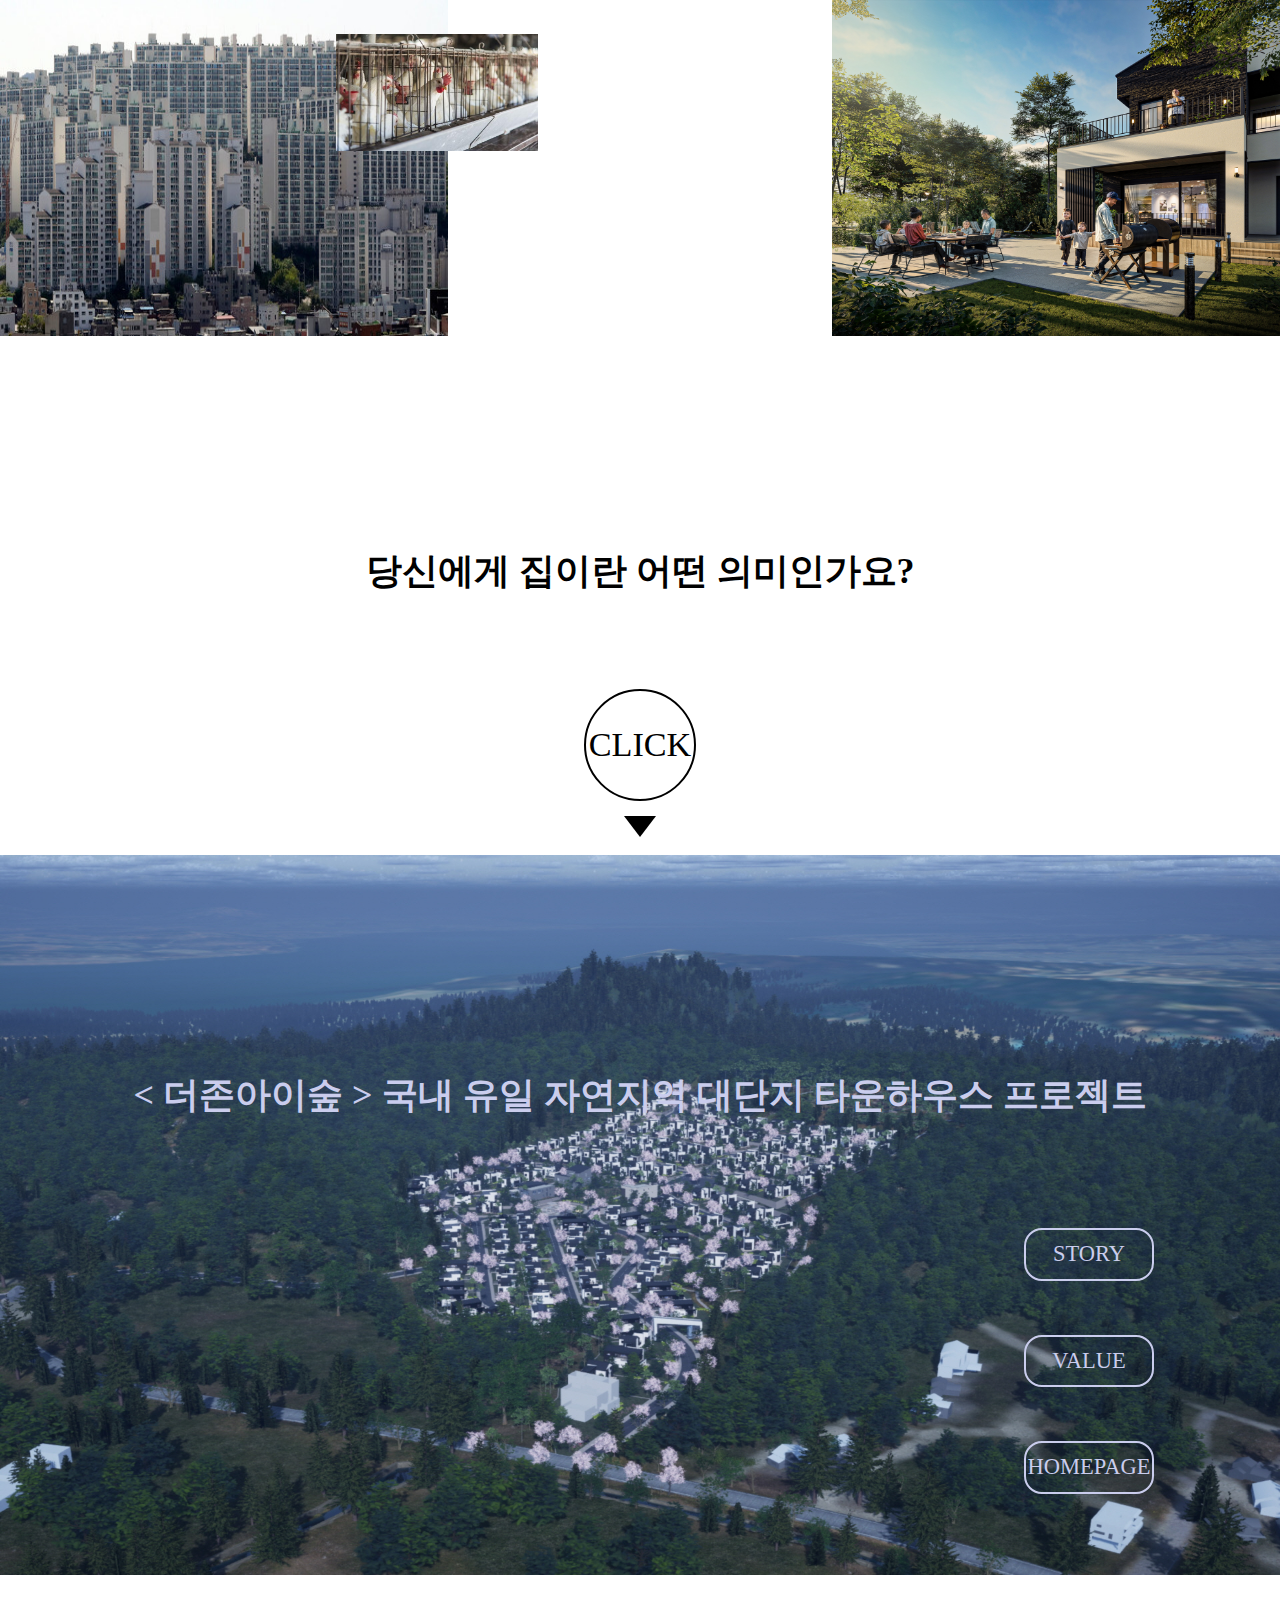
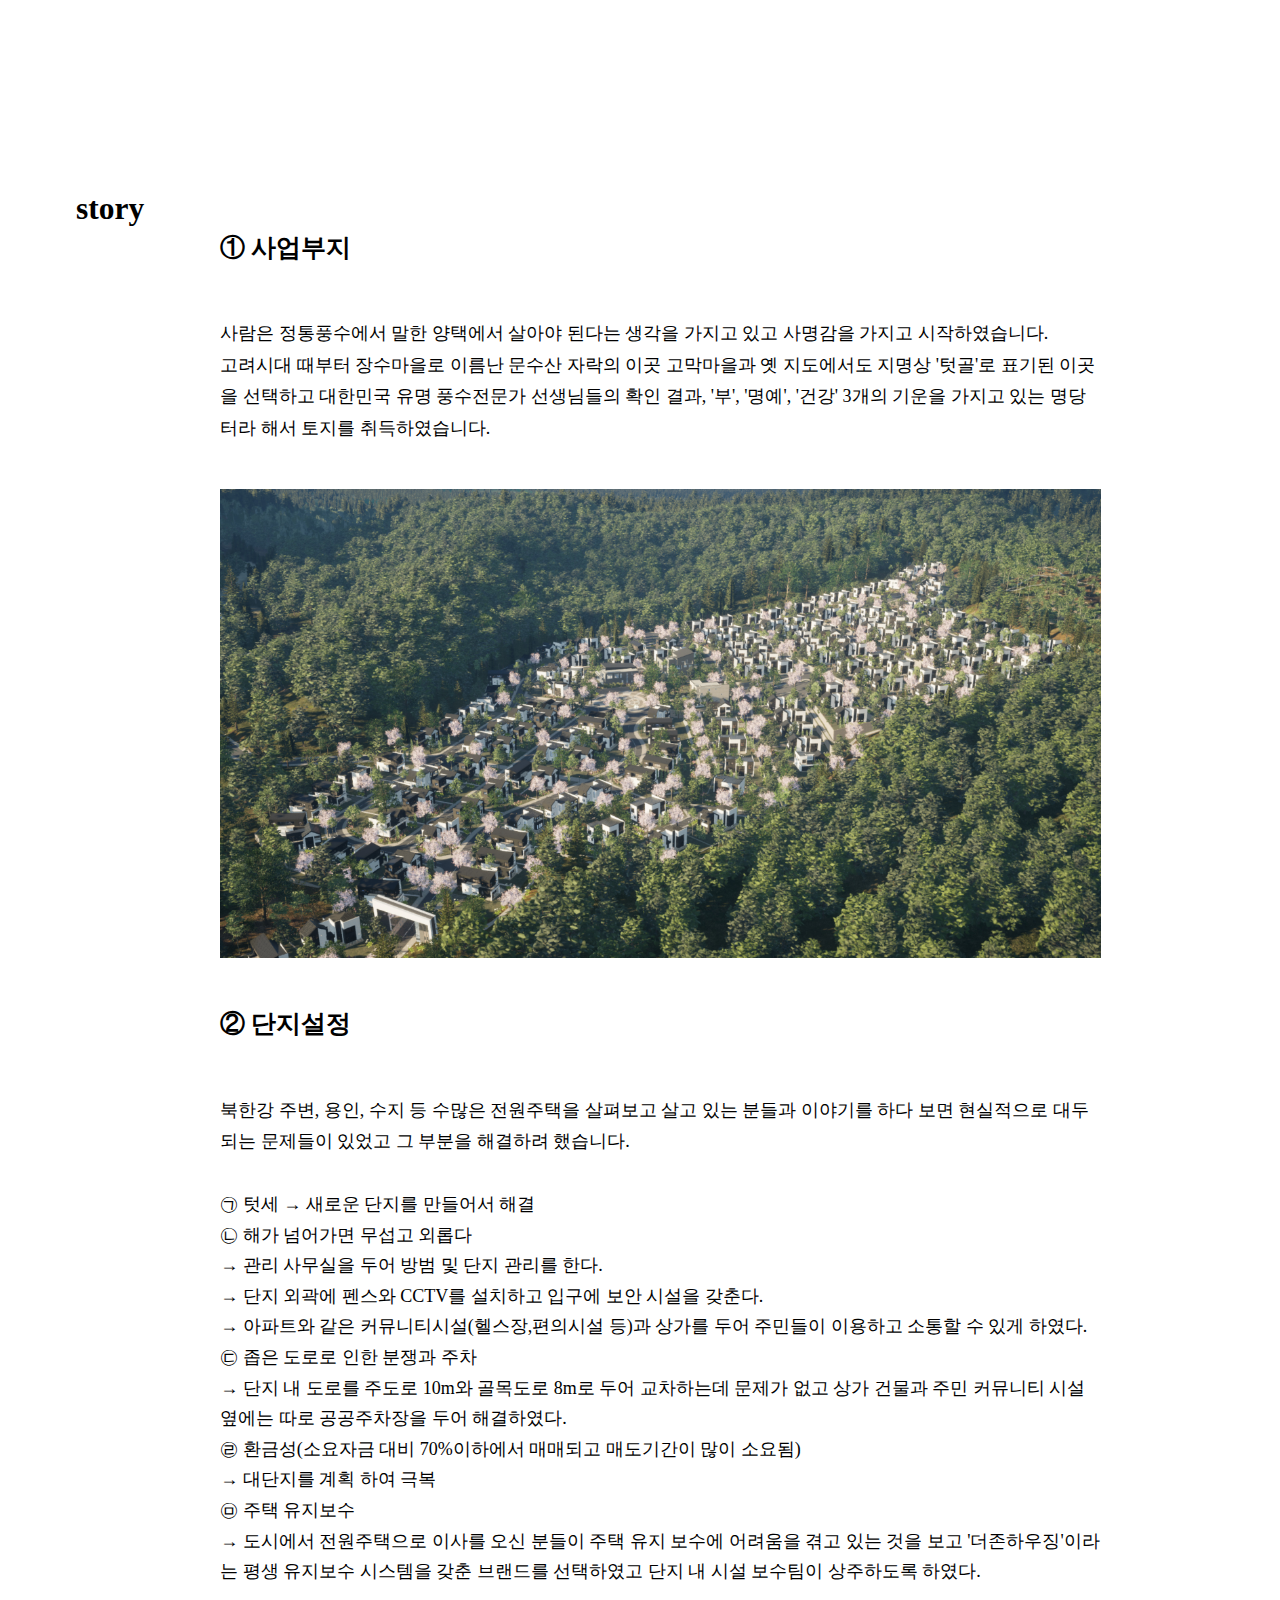
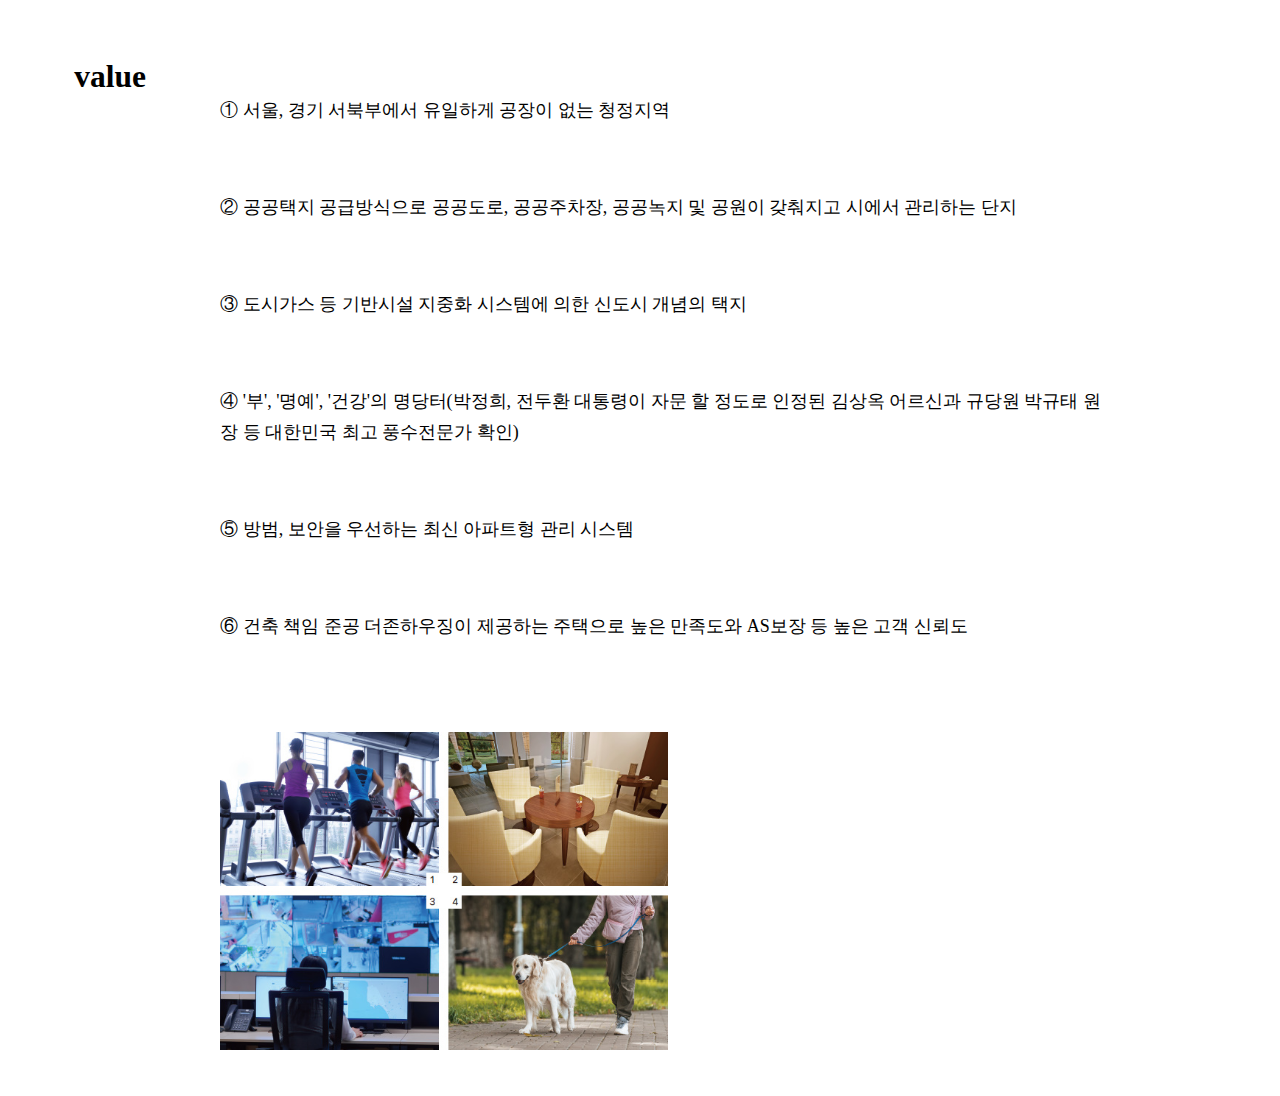
<file: index.html>
<!DOCTYPE html>
<html lang="ko">
<head>
    <meta charset="UTF-8">
    <meta name="description" content="더존아이숲은 김포시 대단지 전원주택, 단독주택 및 타운하우스 단지입니다.">
    <meta name="keywords" content="더존아이숲, 타운하우스, 경기도타운하우스, 김포타운하우스, 일산타운하우스, 전원주택, 경기도전원주택, 김포단독주택, 김포전원주택, 김포타운하우스">
    <meta name="viewport" content="width=device-width, initial-scale=1.0">
    <title>더존 리팩토링</title>

    <link rel="stylesheet" href="css/common.css">
    <link rel="stylesheet" href="css/renew.css">

    <!-- 외부 스크립트 -->
    <script src="../javascript/script.js" defer></script>

</head>
<body>
    
    <!-- 본문 태그 시작 -->
    <main>


     <section class="sect sect01">
        
        <!-- 배경 태그들 -->
        <ul class="sect01-intro_wrap">
            <li class="intro_wrap-list_box">
                <img src="../image/apart_img.jpg" alt="아파트 이미지" class="intro_img_1">
                <img src="image/chicken.jpg" alt="닭장 이미지" class="intro_img_2">

            </li>

            <li class="intro_wrap-list_box active">
                <img src="../image/thezon_camping.jpg" alt="더존아이숲 캠핑 이미지" class="intro_img_3">

            </li>
           
        </ul>
        <!-- 배경 태그들 끝 -->

        <!-- 텍스트 요소 -->
         <h1 class="sect01-intro_text">
            당신에게 집이란 어떤 의미인가요?
         </h1>
        <!-- 텍스트 요소 끝 -->

        <!-- 스크롤 버튼 요소 시작 -->
          <a href="#section02" class="click" id="scroll_btn">CLICK</a>
          <div class="arrow"></div>
        <!-- 스크롤 버튼 요소 끝 -->
         
     </section>

     <section class="sect sect02" id="section02" >
        <div class="sect02-bg">
        </div>

        <div id="shake_box">
        <h1 class="sect02-title">&lt; 더존아이숲 &gt; 국내 유일 자연지역 대단지 타운하우스 프로젝트</h1>

        <ul class="sect02-nav_wrap">
            <li class="sect02-nav_box">
                <a href="#story" title="~로 스크롤" class="sect02-btn" >STORY</a>
            </li>

            <li class="sect02-nav_box">
                <a href="#value" title="~로 스크롤" class="sect02-btn" >VALUE</a>
            </li>

            <li class="sect02-nav_box">
                <a href="https://www.xn--4k0b89gi6o23c9qd3xbl14b.kr/" alt="더존아이숲 메인 홈페이지" class="sect02-btn" target="_black" >HOMEPAGE</a>
            </li>
        </ul>
        </div>

     </section>

     <section class="sect sect03">

        <article class="sect03-mnu_wrap" id="story" >
            <h3 class="sect03-content_title">story</h3>

            <ol class="sect03-content_wrap">
                <li class="sect03-content_box">
                    <h3 class="content-list_title">① 사업부지</h3><br>
                    <p class="content_txt">
                        사람은 정통풍수에서 말한 양택에서 살아야 된다는 생각을 가지고 있고 사명감을 가지고 시작하였습니다.<br />
                        고려시대 때부터 장수마을로 이름난 문수산 자락의 이곳 고막마을과 옛 지도에서도 지명상 '텃골'로 표기된 이곳을 선택하고 대한민국 유명 풍수전문가 선생님들의 확인 결과, '부', '명예', '건강' 3개의 기운을 가지고 있는 명당터라 해서 토지를 취득하였습니다.
                    </p>

                    <img src="../image/day.jpg" alt="더존아이숲 낮 이미지" class="story_img">
                    
                </li>

                

                <li class="sect03-content_box">
                    <h3 class="content-list_title">② 단지설정</h3><br>
                    <p class="content_txt">
                        북한강 주변, 용인, 수지 등 수많은 전원주택을 살펴보고 살고 있는 분들과 이야기를 하다 보면 현실적으로 대두 되는 문제들이 있었고 그 부분을 해결하려 했습니다.<br><br>
                        <div class="contnent_innerTxt">
                            <li>㉠ 텃세 → 새로운 단지를 만들어서 해결</li>
                            <li>
                                ㉡ 해가 넘어가면 무섭고 외롭다<br>
                                → 관리 사무실을 두어 방범 및 단지 관리를 한다.<br>
                                → 단지 외곽에 펜스와 CCTV를 설치하고 입구에 보안 시설을 갖춘다.<br>
                                → 아파트와 같은 커뮤니티시설(헬스장,편의시설 등)과 상가를 두어 주민들이 이용하고 소통할 수 있게 하였다.<br>
                            </li>
                            <li>
                                ㉢ 좁은 도로로 인한 분쟁과 주차<br>
                                → 단지 내 도로를 주도로 10m와 골목도로 8m로 두어 교차하는데 문제가 없고 상가 건물과 주민 커뮤니티 시설 옆에는 따로 공공주차장을 두어 해결하였다.
                            </li>
                            <li>
                                ㉣ 환금성(소요자금 대비 70%이하에서 매매되고 매도기간이 많이 소요됨)<br>
                                → 대단지를 계획 하여 극복
                            </li>
                            <li>
                                ㉤ 주택 유지보수<br>
                                → 도시에서 전원주택으로 이사를 오신 분들이 주택 유지 보수에 어려움을 겪고 있는 것을 보고 '더존하우징'이라는 평생 유지보수 시스템을 갖춘 브랜드를 선택하였고 단지 내 시설 보수팀이 상주하도록 하였다.​​
                            </li>
                         
                        </div>
                    </p>
                    
                </li>

            </ol>

        </article>

        <article class="sect03-mnu_wrap" id="value">
            <h3 class="sect03-content_title">value</h3>

                <ol class="sect03-content_wrap">
                    <li class="sect03-content_box">
                        ① 서울, 경기 서북부에서 유일하게 공장이 없는 청정지역
                    </li>
                    <br>
                    <li class="sect03-content_box">
                        ② 공공택지 공급방식으로 공공도로, 공공주차장, 공공녹지 및 공원이 갖춰지고 시에서 관리하는 단지
                    </li>
                    <br>
                    <li class="sect03-content_box">
                        ③ 도시가스 등 기반시설 지중화 시스템에 의한 신도시 개념의 택지
                    </li>
                    <br>
                    <li class="sect03-content_box">
                        ④ '부', '명예', '건강'의 명당터(박정희, 전두환 대통령이 자문 할 정도로 인정된 김상옥 어르신과 규당원 박규태 원장 등 대한민국 최고 풍수전문가 확인)
                    </li>
                    <br>
                    <li class="sect03-content_box">
                    
                        ⑤ 방범, 보안을 우선하는 최신 아파트형 관리 시스템
                    </li>
                    <br>
                    <li class="sect03-content_box">
                        <p>
                            ⑥ 건축 책임 준공 더존하우징이 제공하는 주택으로 높은 만족도와 AS보장 등 높은 고객 신뢰도
                        </p>
                        
                        <img src="../image/complex_value.jpg" alt="타운하우스 단지 가치 이미지" class="value_img">
                    </li>
    
                </ol>
            

        </article>

     </section>


    </main>
    <!-- 본문 태그 끝 -->
</body>
</html>
</file>
<file: css/common.css>
html {
    scroll-behavior: smooth;
}

a {
    text-decoration : none;
    color : #000;
}

*{
    margin : 0;
    padding : 0;
}

ul, ol, li {
    list-style : none;
}
</file>
<file: css/renew.css>
@charset "utf-8";




@media screen and (min-width : 1025px) {

    
    .sect {
        width : 100%;
        position : relative;

    }
    
    /* sect01 시작 */
    .sect01 {
        height : 95vh;
    }
    
    /* 배경 ul 태그 */
    .sect01-intro_wrap {
        display : flex;
        
        justify-content: space-between;
               
    }

    /* 배경 li 태그 */
    .intro_wrap-list_box {
       
        width : 35%;

        aspect-ratio : 4 / 3;

        position : relative;

    }

    /* 배경 이미지 태그 */
    .intro_img_1 {
    
        width : 100%;
        height : 100%;
        
    
        position : absolute;
        left : 50%;
        top : 50%;
    
        transform : translate(-50%, -50%);
    }
    
    .intro_img_2 {
    
        width : 45%;
        height : 35%;
    
        position : absolute;
        left : 75%;
        top : 10%;
    
        
    }
    
    .intro_img_3 {

        width : 100%;    
        height : 100%;
    
        position : absolute;
        left : 50%;
        top : 50%;
    
        transform : translate(-50%, -50%);
    }


    /* 인트로 텍스트 h1 태그 */
    .sect01-intro_text{

        text-align : center;

        width : 100%;

        position : absolute;
        left : 0;
        top : 64%;
        font-size : 4vh;
    }

    .click {

        position: absolute;

        left : 50%;
        bottom : 6vh;
        transform : translateX(-50%);
    
        /* 요소의 성질과 크기 정의 */
        display : block;
        width : 12vh;
        height : 12vh;
    
        /* 내부 글자를 박스에 알맞게 조정 */
        line-height : 12vh;
        text-align : center;
    
        /* 박스의 테두리를 조정 */
        border-radius : 50%;
        border : 2px solid #000;
    
    
        font-size: 3.8vh;
        cursor: pointer;
        color: black;
        font-weight: normal;
        animation: blink 2s;
        animation-iteration-count: 2;
    
    }

    @keyframes blink {
        0%, 100% {
            opacity: 1;
        }
        50% {
            opacity: 0;
        }
    }

    .arrow {
        display: block;
        text-align: center;
        width: 0;
        height: 0;
        border-left: 1.8vh solid transparent;
        border-right: 1.8vh solid transparent;
        border-top: 2.4vh solid black;
        animation: blink 2s;
        animation-iteration-count: 2;
        margin: 0 auto;
        /* margin-bottom: 40px; */


        position : absolute;

        left : 50%;
        bottom : 2vh;
        transform : translateX(-50%);

    }

    /* sect01 끝 */

    /* sect02 시작 */
    .sect02{
        width : 100%;
        height : 100vh;

    }

    .sect02-bg {
        background-image : url('../image/night\ \(5\).jpg');
        background-size : 100% auto;
        background-repeat: no-repeat;
        width : 100%;
        height : 100%;

        position : absolute;
        left : 0;
        top : 0;
        z-index: -1;
    }

    .sect02-title {
        padding-top : 24vh;
        text-align: center;

        color : #cacded;
        font-size : 4vh;
        
    }

    .sect02-nav_wrap {
        width : 18%;
        padding : 12vh 0 0 80vw;
                        
    }

    .sect02-nav_box{
        margin-bottom: 6vh;
        
    }

    .sect02-btn{
        display : block;
        color : #cacded;
        font-size: 2.5vh;
        line-height: 5.4vh;
        border : 2px solid #cacded;

        width : 14vh;
        text-align: center;
        border-radius : 2vh;
        cursor: pointer;

       
    }

    .sect02-btn:hover {
        color: blue;
        font-weight: bold;

    }

    .shake{
        animation : shake 2s ;
    }

    @keyframes shake {
        0%, 100% {
            transform: translateX(0);
        }
        25% {
            transform: translateX(10px);
        }
    }

    /* sect02 끝 */

    /* sect03 시작 */

    .sect03-mnu_wrap {
        padding-top : 4vh;

        display: flex;

        margin-bottom: 4vh;

    }
    .sect03-content_title {
        width : 20%;
        text-align: center;
        /* font-size: 4vh; */

        
        /* box-sizing : border-box; */
        /* padding : 4vh 0 0 5vh; */

        font-size : 3.5vh;

    }

    .sect03-content_wrap {

        width : 80%;

        padding-right : 14vw;
        
        font-size : 2vh;
        line-height: 1.7;
    
    }


    .sect03-content_box{

        padding-top : 4vh;


    }

    .content-list_title{
        font-size: 2.8vh;
        margin-bottom: 2vh;
    }

    .content_txt{
        font-size: 2vh;
        line-height: 1.75;

    }


    .story_img {
        width : 100%;

        padding-top : 5vh;
        /* padding : 4vh 0 4vh 0; */
        /* width : 70vw; */
        /* height : 70vh; */
        
    }

    .value_img {
        position : relative;
        
        padding-top : 10vh;
        width: 35vw;
    }

    /* sect03 끝 */
    }



@media screen and (max-width : 1024px) and (min-width : 769px) {

    
    .sect {
        width : 100%;
        position : relative;

    }
    
    /* sect01 시작 */
    .sect01 {
        height : 95vh;

    }
    
    /* 배경 ul 태그 */
    .sect01-intro_wrap {
        display : flex;
        
        justify-content: space-between;
               
    }

    /* 배경 li 태그 */
    .intro_wrap-list_box {
       
        width : 45%;

        aspect-ratio : 4 / 3;

        position : relative;

    }

    /* 배경 이미지 태그 */
    .intro_img_1 {
    
        width : 100%;
        height : 100%;
        
    
        position : absolute;
        left : 50%;
        top : 50%;
    
        transform : translate(-50%, -50%);
    }
    
    .intro_img_2 {
    
        width : 45%;
        height : 35%;
    
        position : absolute;
        left : 75%;
        top : 10%;
    
        
    }
    
    .intro_img_3 {

        width : 100%;    
        height : 100%;
    
        position : absolute;
        left : 50%;
        top : 50%;
    
        transform : translate(-50%, -50%);
    }


    /* 인트로 텍스트 h1 태그 */
    .sect01-intro_text{

        position: absolute;

        
        bottom : 150px;
        
        text-align: center;
        
        width : 100%;

                        
        font-size : 36px;
    }

    .click {

        position: absolute;

        left : 50%;
        bottom : 20px;
        transform : translateX(-50%);
    
        /* 요소의 성질과 크기 정의 */
        display : block;
        width : 80px;
        height : 80px;

        margin : 0 auto;
            
        /* 내부 글자를 박스에 알맞게 조정 */
        line-height : 80px;
        text-align : center;
    
        /* 박스의 테두리를 조정 */
        border-radius : 50%;
        border : 2px solid #000;
    
    
        font-size: 28px;
        cursor: pointer;
        color: black;
        font-weight: normal;
        animation: blink 2s;
        animation-iteration-count: 2;
    
    }

    @keyframes blink {
        0%, 100% {
            opacity: 1;
        }
        50% {
            opacity: 0;
        }
    }


    .arrow {
        display: block;
        text-align: center;
        width: 0;
        height: 0;
        border-left: 12px solid transparent;
        border-right: 12px solid transparent;
        border-top: 16px solid black;
        animation: blink 2s;
        animation-iteration-count: 2;
        margin: 0 auto;
        /* margin-bottom: 40px; */


        position : absolute;

        left : 50%;
        bottom : 0;
        transform : translateX(-50%);

    }

    /* sect01 끝 */

    /* sect02 시작 */
    .sect02{
        width : 100%;
        
        aspect-ratio : 16 / 9;

        position : relative;

    }

    .sect02-bg {
        background-image : url('../image/night\ \(5\).jpg');
        background-size : 100% auto;
        background-repeat: no-repeat;
        width : 100%;
        height : 100%;

        position : absolute;
        left : 0;
        top : 0;
        z-index: -1;
    }

    .sect02-title {
        padding-top : 50px;
        text-align: center;

        color : #cacded;
        font-size : 28px;
        
    }

    .sect02-nav_wrap {
        width : 60%;

        display : flex;

        justify-content: space-between;


        position : absolute;
        left : 50%;
        bottom : 32px;

        transform : translateX(-50%);
    }

    .sect02-nav_box{
        width : calc( (100% / 3) - 28px );
    }

    .sect02-btn{
        display : block;
        color : #cacded;
        font-size: 24px;
        line-height: 40px;
        border : 2px solid #cacded;

        width : 100%;

        text-align: center;
        border-radius : 10px;
        cursor: pointer;
    }

    .sect02-btn:hover {
        color: blue;
        font-weight: bold;

    }

    .shake{
        animation : shake 2s ;
    }

    @keyframes shake {
        0%, 100% {
            transform: translateX(0);
        }
        25% {
            transform: translateX(10px);
        }
    }

    /* sect02 끝 */

    /* sect03 시작 */

    .sect03-mnu_wrap {
        padding-top : 40px;

        display: flex;

        margin-bottom: 40px;

    }
    .sect03-content_title {
        width : 20%;
        text-align: center;
        /* font-size: 4vh; */

        
        /* box-sizing : border-box; */
        /* padding : 4vh 0 0 5vh; */

        font-size : 28px;

    }

    .sect03-content_wrap {

        width : 80%;

        padding-right : 40px;
        
        font-size : 18px;
        line-height: 1.7;
    
    }


    .sect03-content_box{

        padding-top : 40px;


    }

    .content-list_title{
        font-size: 20px;
        margin-bottom: 8px;
    }

    .content_txt{
        font-size: 19px;
        line-height: 1.75;

    }


    .story_img {
        width : 100%;

        padding-top : 50px;
        /* padding : 4vh 0 4vh 0; */
        /* width : 70vw; */
        /* height : 70vh; */
        
    }

    .value_img {
        position : relative;
        
        padding-top : 100px;
        width: 60%;
    }

    /* sect03 끝 */

}


@media screen and (max-width: 768px) {
    
    .sect {
        width : 100%;
        position : relative;

    }
    
    /* sect01 시작 */
    .sect01 {
        height : 700px;

    }
    
    /* 배경 ul 태그 */
    .sect01-intro_wrap {
        display : block;
        
        /* justify-content: space-between; */
               
    }

    /* 배경 li 태그 */
    .intro_wrap-list_box {
       
        width : 100%;

        /* aspect-ratio : 4 / 3; */

        /* position : relative; */

    }

    .intro_wrap-list_box {
        opacity: 0;
        transition: opacity 1s ease;
        position: absolute; /* 필요에 따라 위치를 고정 */
      }
      
      .intro_wrap-list_box.active {
        opacity: 1;
      }

    /* 배경 이미지 태그 */
    .intro_img_1 {
    
        width : 100vw;
        height : 55vh;
        
    
        position : absolute;
        /* left : 50%;
        top : 50%;
    
        transform : translate(-50%, -50%); */
    }
    
    .intro_img_2 {
    
        width : 40vw;
        height : 15vh;
    
        position : absolute;
        left : 60vw;
        top : 45vh;
    
        
    }
    
    .intro_img_3 {

        width : 100vw;    
        height : 60vh;
    
        position : absolute;
        /* left : 50%;
        top : 50%;
    
        transform : translate(-50%, -50%); */
    }


    /* 인트로 텍스트 h1 태그 */
    .sect01-intro_text{

        position: absolute;

        
        bottom : 135px;
        
        text-align: center;
        
        width : 100vw;

                        
        font-size : 20px;
    }

    .click {

        position: absolute;

        left : 50%;
        bottom : 65px;
        transform : translateX(-50%);
    
        /* 요소의 성질과 크기 정의 */
        display : block;
        width : 60px;
        height : 60px;

        margin : 0 auto;
            
        /* 내부 글자를 박스에 알맞게 조정 */
        line-height : 55px;
        text-align : center;
    
        /* 박스의 테두리를 조정 */
        border-radius : 50%;
        border : 2px solid #000;
    
    
        font-size: 22px;
        cursor: pointer;
        color: black;
        font-weight: normal;
        animation: blink 2s;
        animation-iteration-count: 2;
    
    }

    @keyframes blink {
        0%, 100% {
            opacity: 1;
        }
        50% {
            opacity: 0;
        }
    }


    .arrow {
        display: block;
        text-align: center;
        width: 0;
        height: 0;
        border-left: 12px solid transparent;
        border-right: 12px solid transparent;
        border-top: 16px solid black;
        animation: blink 2s;
        animation-iteration-count: 2;
        margin: 0 auto;
        /* margin-bottom: 40px; */


        position : absolute;

        left : 50%;
        bottom : 45px;
        transform : translateX(-50%);

    }

    /* sect01 끝 */

    /* sect02 시작 */
    .sect02{
        width : 100%;
        
        aspect-ratio : 4 / 3;

        position : relative;

    }

    .sect02-bg {
        background-image : url('../image/night\ \(5\).jpg');
        background-size : 100vw 50vh;
        background-repeat: no-repeat;
        width : 100%;
        height : 100%;

        position : absolute;
        left : 0;
        top : 0;
        z-index: -1;
    }

    .sect02-title {
        padding-top : 18px;
        text-align: center;

        color : #cacded;
        font-size : 19px;
        
    }

    .sect02-nav_wrap {
        width : 60%;

        display : flex;

        justify-content: space-between;


        position : absolute;
        left : 50%;
        bottom : 32px;

        transform : translateX(-50%);
    }

    .sect02-nav_box{
        width : calc( (100% / 3) - 5px);
    }

    .sect02-btn{
        display : block;
        color : #cacded;
        font-size: 17px;
        line-height: 30px;
        /* border : 2px solid #cacded;

        

        text-align: center;
        border-radius : 10px; */
        cursor: pointer;
    }

    .sect02-btn:hover {
        color: blue;
        font-weight: bold;

    }

    .shake{
        animation : shake 2s ;
    }

    @keyframes shake {
        0%, 100% {
            transform: translateX(0);
        }
        25% {
            transform: translateX(10px);
        }
    }

    /* sect02 끝 */

    /* sect03 시작 */

    .sect03-mnu_wrap {
        padding-top : 40px;
        
        /* display: flex; */

        /* margin-bottom: 10px; */

    }
    .sect03-content_title {
        width : 20%;
        text-align: center;
        /* font-size: 4vh; */

        
        /* box-sizing : border-box; */
        /* padding : 4vh 0 0 5vh; */

        font-size : 26px;

    }

    .sect03-content_wrap {

        width : 100%;

        padding-right : 10px;
        
        font-size : 18px;
        line-height: 1.7;
    
    }


    .sect03-content_box{

        padding-top : 20px;


    }

    .content-list_title{
        font-size: 18px;
        margin-bottom: 0;
    }

    .content_txt{
        font-size: 18px;
        line-height: 1.75;

    }


    .story_img {
        width : 100%;
        height : 40vh;

        padding-top : 50px;
        /* padding : 4vh 0 4vh 0; */
        /* width : 70vw; */
        /* height : 70vh; */
        
    }

    .value_img {
        position : relative;
        
        padding-top : 100px;
        width: 100%;
    }

    /* sect03 끝 */

}
</file>
